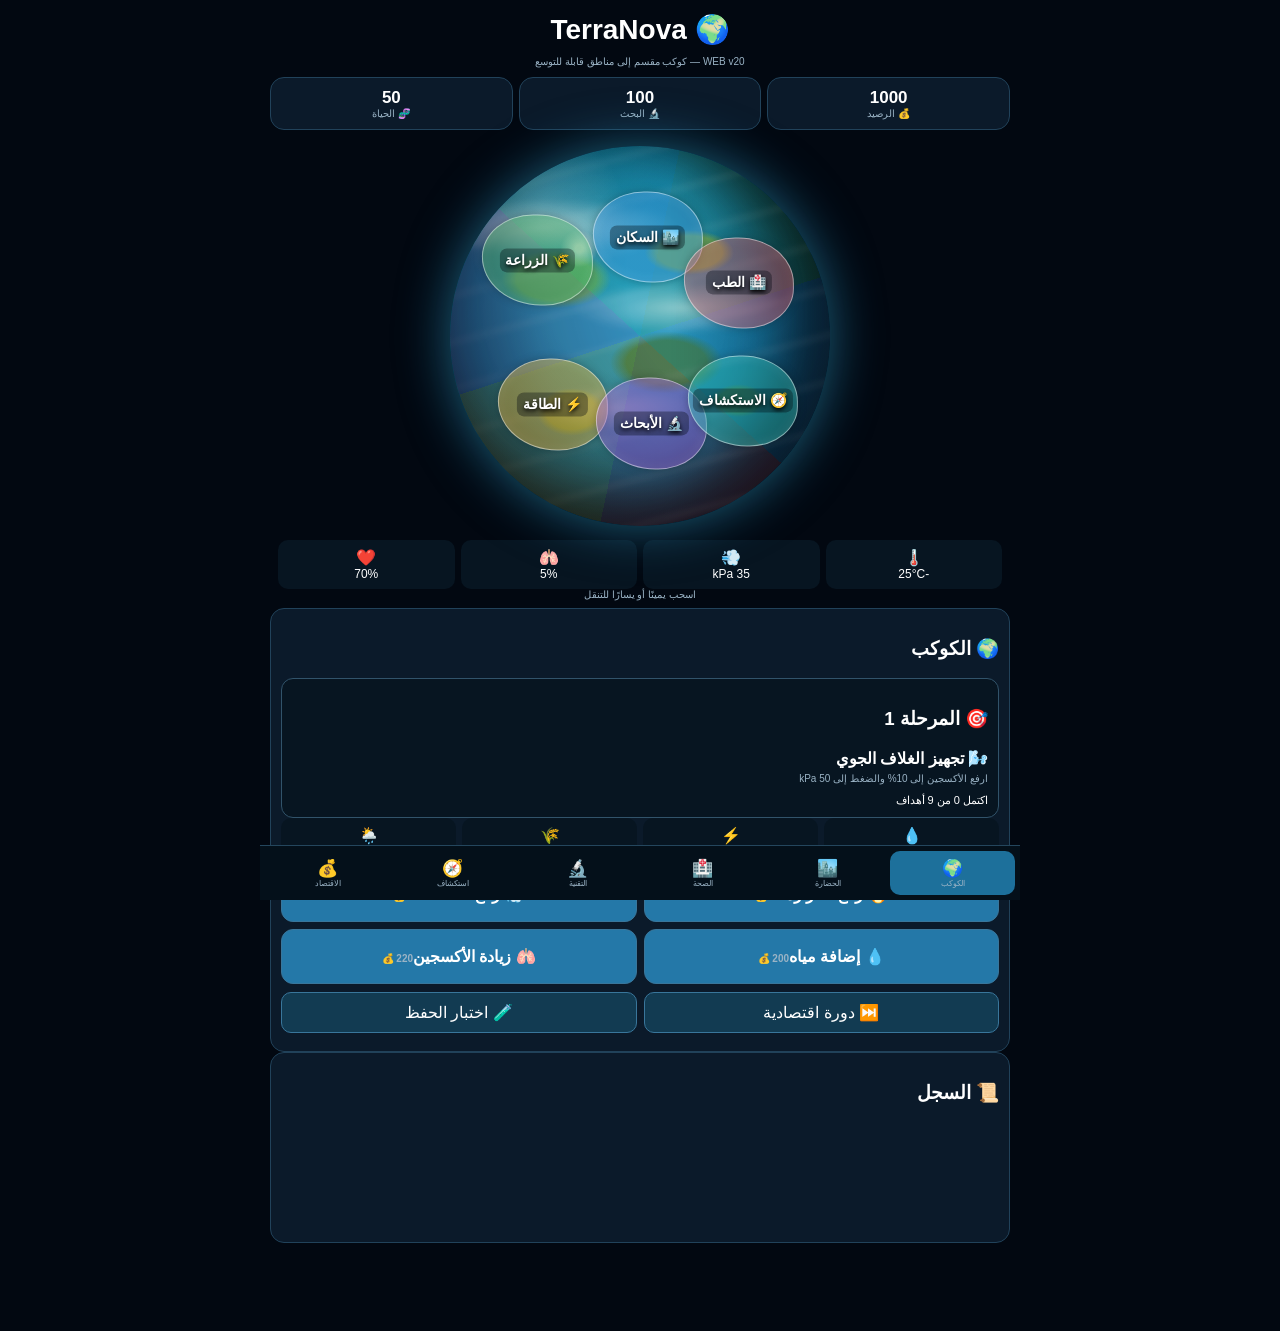
<file: index.html>
<!doctype html><html lang="ar" dir="rtl"><head><meta charset="utf-8"><meta name="viewport" content="width=device-width,initial-scale=1,viewport-fit=cover,user-scalable=no"><meta name="theme-color" content="#020811"><title>TerraNova • WEB v20</title><style>*{box-sizing:border-box}html,body{margin:0;background:#020811;color:#fff;font-family:Arial,sans-serif}body{overflow-x:hidden}button{font:inherit;touch-action:manipulation;cursor:pointer}#app{max-width:760px;margin:auto;padding:8px 10px 88px}.top{text-align:center}.top h1{margin:5px;font-size:28px}.top p,.hint,.s,small{color:#9ab3c5;font-size:10px}.stats,.metrics{display:grid;grid-template-columns:repeat(3,1fr);gap:6px}.metrics{grid-template-columns:repeat(4,1fr)}.card,.panel{background:#0b1a2a;border:1px solid #21425a;border-radius:14px;padding:10px}.card{text-align:center}.v{font-size:17px;font-weight:700}.planet-wrap{text-align:center;padding:8px}.planet-real{position:relative;width:min(88vw,380px);height:min(88vw,380px);margin:8px auto 14px;border-radius:50%;overflow:hidden;background:radial-gradient(circle at 34% 27%,rgba(255,255,255,.95) 0 1%,transparent 5%),radial-gradient(ellipse 30% 16% at 28% 35%,#5cae66 0 35%,transparent 48%),radial-gradient(ellipse 24% 12% at 63% 28%,#6eaa61 0 36%,transparent 49%),radial-gradient(ellipse 31% 17% at 57% 57%,#397f4e 0 34%,transparent 48%),radial-gradient(ellipse 19% 13% at 32% 70%,#559b59 0 35%,transparent 48%),radial-gradient(ellipse 15% 9% at 76% 67%,#3b854d 0 35%,transparent 48%),radial-gradient(circle at 43% 43%,#2299bb 0 20%,#117ca4 45%,#075678 72%,#021b2c 100%);box-shadow:inset -68px -42px 85px rgba(0,0,0,.86),inset 18px 12px 42px rgba(255,255,255,.25),0 0 0 2px rgba(96,204,255,.2),0 0 90px rgba(28,157,232,.55);animation:realPlanet 7s ease-in-out infinite alternate}.planet-real:before{content:"";position:absolute;inset:-3%;border-radius:50%;background:radial-gradient(ellipse 45% 10% at 27% 23%,rgba(255,255,255,.62),transparent 72%),radial-gradient(ellipse 38% 9% at 60% 43%,rgba(255,255,255,.5),transparent 72%),radial-gradient(ellipse 32% 8% at 43% 68%,rgba(255,255,255,.4),transparent 72%),repeating-linear-gradient(165deg,transparent 0 19px,rgba(255,255,255,.055) 21px 27px,transparent 29px 45px);filter:blur(2px);mix-blend-mode:screen;pointer-events:none}.planet-real:after{content:"";position:absolute;inset:0;border-radius:50%;background:radial-gradient(circle at 24% 18%,rgba(255,255,255,.25),transparent 20%),radial-gradient(circle at 82% 35%,transparent 0 34%,rgba(0,0,0,.2) 58%,rgba(0,0,0,.75) 100%),linear-gradient(90deg,transparent 58%,rgba(0,0,0,.3));pointer-events:none}@keyframes realPlanet{from{transform:scale(1);filter:saturate(1)}to{transform:scale(1.015);filter:saturate(1.18)}}.planet-layer{position:absolute;inset:0;z-index:30;pointer-events:none}.planet-layer span{position:absolute;transform:translate(-50%,-50%);font-size:25px;line-height:1;filter:drop-shadow(0 2px 4px #000)}.screen{display:none}.screen.active{display:block}.actions{display:grid;grid-template-columns:1fr 1fr;gap:7px}.actions button{border:1px solid #39769b;border-radius:12px;padding:12px 5px;background:#2478a8;color:#fff;font-weight:700;min-height:55px}.actions button:active{transform:scale(.97)}.actions button:disabled{opacity:.45;cursor:not-allowed}.metric{background:#071521;border-radius:10px;padding:8px;text-align:center}.metric b,.metric span{display:block}.metric span{font-size:12px}.log{height:110px;overflow:auto;font-size:11px;line-height:1.8}.testbar{display:flex;gap:7px;margin:8px 0}.testbar button{flex:1;border:1px solid #39769b;border-radius:10px;padding:10px;background:#123b52;color:#fff}.objectives{margin-top:8px;border:1px solid #31536a;background:#071521;border-radius:12px;padding:10px;text-align:right}.tech-tree{margin-top:10px}.tech-grid{display:grid;grid-template-columns:1fr 1fr;gap:8px}.tech-node{background:#071521;border:1px solid #31536a;border-radius:12px;padding:9px}.tech-node.done{border-color:#43b97b}.tech-node.locked{opacity:.6}.tech-title{font-weight:700;margin-bottom:5px}.tech-desc{font-size:10px;color:#b8cad5;min-height:28px}.tech-node button{width:100%;margin-top:7px;padding:8px;border:0;border-radius:9px;background:#237eaa;color:#fff}.tech-node button:disabled{opacity:.45}.regions{margin-top:10px}.region{display:grid;grid-template-columns:1fr auto auto;align-items:center;gap:8px;background:#071521;border:1px solid #31536a;border-radius:12px;padding:9px;margin-top:7px}.region b,.region small{display:block}.region button{border:0;border-radius:9px;padding:7px 9px;background:#237eaa;color:#fff;font-weight:700}.region span{font-size:11px;color:#c5d7e1;white-space:nowrap}.region-map{position:relative;height:210px;margin:8px 0;border-radius:16px;overflow:hidden;background:radial-gradient(circle,#155d78 0 34%,#0a3148 35% 62%,#061521 63%);border:1px solid #2c6682}.zone{position:absolute;width:31%;height:38%;border:2px solid rgba(255,255,255,.35);border-radius:50%;display:flex;align-items:center;justify-content:center;text-align:center;font-size:11px;font-weight:700;box-shadow:0 0 20px rgba(80,180,220,.15)}.zone-food{left:5%;top:10%;background:rgba(80,180,90,.25)}.zone-habitat{left:34%;top:8%;background:rgba(70,150,220,.25)}.zone-health{right:4%;top:12%;background:rgba(230,90,100,.25)}.zone-energy{left:14%;bottom:8%;background:rgba(240,190,50,.25)}.zone-research{left:40%;bottom:7%;background:rgba(160,90,220,.25)}.zone-explore{right:6%;bottom:9%;background:rgba(40,190,180,.25)}.nav{position:fixed;bottom:0;left:0;right:0;z-index:50;background:#04101a;border-top:1px solid #24465d;display:grid;grid-template-columns:repeat(6,1fr);padding:5px;max-width:760px;margin:auto}.nav button{border:0;background:transparent;color:#9db6c6;border-radius:10px;padding:7px 1px;font-size:17px}.nav button.active{background:#1d709b;color:#fff}.nav small{display:block;font-size:8px}@media(max-width:430px){.metrics{grid-template-columns:1fr 1fr}.tech-grid{grid-template-columns:1fr}.region{grid-template-columns:1fr auto}.region button{grid-column:2;grid-row:1 / span 2}.nav button{font-size:15px}}</style></head><body><main id="app"><header class="top"><h1>🌍 TerraNova</h1><p>WEB v20 — كوكب مقسم إلى مناطق قابلة للتوسع</p></header><div class="stats"><div class="card"><div id="credits" class="v">1000</div><div class="s">💰 الرصيد</div></div><div class="card"><div id="research" class="v">100</div><div class="s">🔬 البحث</div></div><div class="card"><div id="bio" class="v">50</div><div class="s">🧬 الحياة</div></div></div><div id="swipeArea"><section class="planet-wrap"><div id="planet" class="planet-real"><div class="planet-layer"></div></div><div class="metrics"><div class="metric">🌡️<span id="temperature">-25°C</span></div><div class="metric">💨<span id="pressure">35 kPa</span></div><div class="metric">🫁<span id="oxygen">5%</span></div><div class="metric">❤️<span id="health">70%</span></div></div><div class="hint">اسحب يمينًا أو يسارًا للتنقل</div></section><section id="world" class="screen active panel"><h3>🌍 الكوكب</h3><div id="objectives" class="objectives"></div><div class="region-map"><div class="zone zone-food">🌾 الزراعة</div><div class="zone zone-habitat">🏙️ السكان</div><div class="zone zone-health">🏥 الطب</div><div class="zone zone-energy">⚡ الطاقة</div><div class="zone zone-research">🔬 الأبحاث</div><div class="zone zone-explore">🧭 الاستكشاف</div></div><div class="regions"><h3>🗺️ مناطق TerraNova</h3><div id="regions"></div></div><div class="metrics"><div class="metric">💧<span id="water">8</span></div><div class="metric">⚡<span id="energy">50</span></div><div class="metric">🌾<span id="food">30</span></div><div class="metric">🌦️<span id="climate">25%</span></div></div><div class="actions"><button type="button" data-action="heat">🔥 رفع الحرارة<small>120 💰</small></button><button type="button" data-action="pressure">💨 رفع الضغط<small>180 💰</small></button><button type="button" data-action="water">💧 إضافة مياه<small>200 💰</small></button><button type="button" data-action="oxygen">🫁 زيادة الأكسجين<small>220 💰</small></button></div><div class="testbar"><button type="button" data-turn="1">⏭️ دورة اقتصادية</button><button type="button" data-reset="1">🧪 اختبار الحفظ</button></div></section><section id="civil" class="screen panel"><h3>🏙️ الحضارة</h3><div class="metrics"><div class="metric">👥<span id="population">10</span><small>سكان</small></div><div class="metric">🏙️<span id="cities">0</span><small>مدن</small></div><div class="metric">🌱<span id="farms">0</span><small>مزارع</small></div><div class="metric">🧭<span id="explored">1</span><small>مناطق</small></div></div><div class="actions"><button type="button" data-action="city">🏙️ تأسيس مدينة<small>700 💰</small></button><button type="button" data-action="farm">🌱 بناء مزرعة<small>450 💰</small></button></div></section><section id="healthScreen" class="screen panel"><h3>🏥 الصحة والأمراض</h3><div class="metrics"><div class="metric">❤️<span id="health2">70%</span><small>الصحة</small></div><div class="metric">🦠<span id="disease">8%</span><small>الأمراض</small></div><div class="metric">🏥<span id="hospitals">0</span><small>مراكز</small></div><div class="metric">🤒<span id="patients">1</span><small>مرضى</small></div></div><div class="actions"><button type="button" data-action="hospital">🏥 مركز طبي<small>500 💰</small></button><button type="button" data-action="vaccine">💉 لقاح<small>200 🔬</small></button></div></section><section id="tech" class="screen panel"><h3>🔬 التكنولوجيا</h3><div class="metrics"><div class="metric"><span id="research2">100</span>🔬</div><div class="metric"><span id="bio2">50</span>🧬</div></div><div class="actions"><button type="button" data-action="research">🔬 أبحاث طبية<small>150 🔬</small></button><button type="button" data-action="life">🧬 اكتشاف حياة<small>300 🔬 + 50 🧬</small></button><button type="button" data-action="solar">☀️ محطة شمسية<small>250 💰</small></button></div></section><section id="explore" class="screen panel"><h3>🧭 الاستكشاف</h3><div class="metrics"><div class="metric">🗺️<span id="explored2">1</span></div><div class="metric">⛏️<span id="minerals">20</span></div></div><div class="actions"><button type="button" data-action="explore">🚀 إرسال بعثة<small>250 💰</small></button></div></section><section id="economy" class="screen panel"><h3>💰 الاقتصاد</h3><div class="metrics"><div class="metric">💰<span id="credits2">1000</span></div><div class="metric">📈<span id="income">25</span></div><div class="metric">⛏️<span id="minerals2">20</span></div><div class="metric">🔄<span id="turn">1</span></div></div></section><section class="panel"><h3>📜 السجل</h3><div id="log" class="log"></div></section></div></main><nav class="nav" id="nav"><button type="button" class="active" data-screen="world">🌍<small>الكوكب</small></button><button type="button" data-screen="civil">🏙️<small>الحضارة</small></button><button type="button" data-screen="healthScreen">🏥<small>الصحة</small></button><button type="button" data-screen="tech">🔬<small>التقنية</small></button><button type="button" data-screen="explore">🧭<small>استكشاف</small></button><button type="button" data-screen="economy">💰<small>الاقتصاد</small></button></nav><script src="./game/core.js?v=20"></script><script src="./game/events-live.js?v=20"></script><script src="./game/start-screen.js?v=20"></script><script src="./game/tech-tree.js?v=20"></script><script src="./game/regions.js?v=20"></script></body></html>
</file>
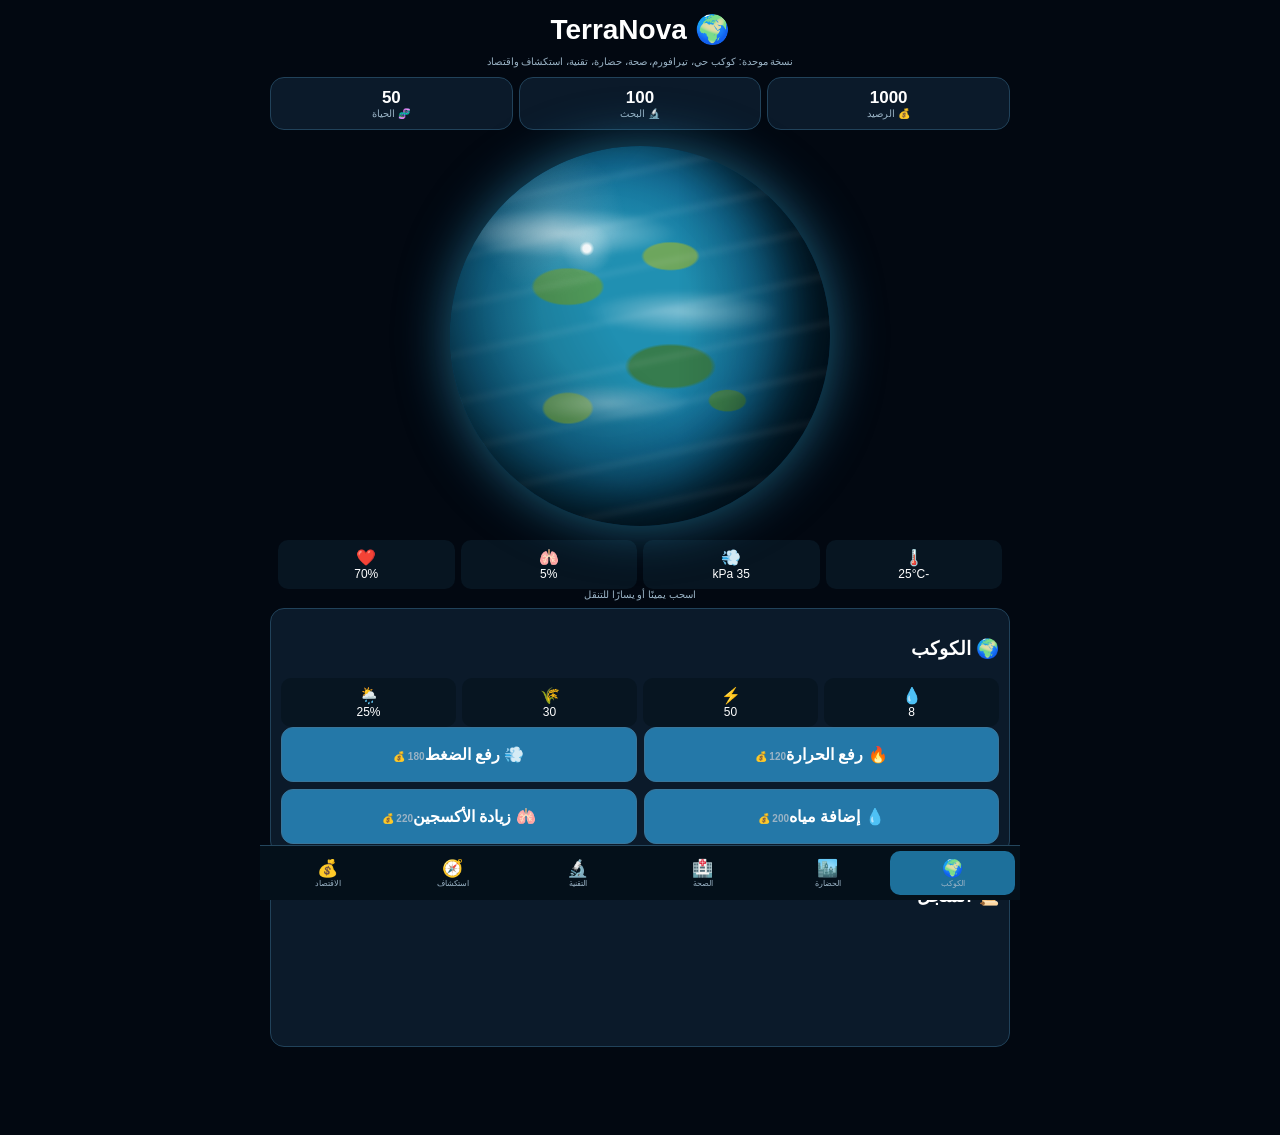
<file: app/src/main/assets/index.html>
<!doctype html><html lang="ar" dir="rtl"><head><meta charset="utf-8"><meta name="viewport" content="width=device-width,initial-scale=1,viewport-fit=cover,user-scalable=no"><meta name="theme-color" content="#020811"><title>TerraNova</title><style>*{box-sizing:border-box}html,body{margin:0;background:#020811;color:#fff;font-family:Arial,sans-serif}body{overflow-x:hidden}button{font:inherit;touch-action:manipulation;cursor:pointer}#app{max-width:760px;margin:auto;padding:8px 10px 88px}.top{text-align:center}.top h1{margin:5px;font-size:28px}.top p,.hint,.s,small{color:#9ab3c5;font-size:10px}.stats,.metrics{display:grid;grid-template-columns:repeat(3,1fr);gap:6px}.metrics{grid-template-columns:repeat(4,1fr)}.card,.panel{background:#0b1a2a;border:1px solid #21425a;border-radius:14px;padding:10px}.card{text-align:center}.v{font-size:17px;font-weight:700}.planet-wrap{text-align:center;padding:8px}.planet{position:relative;width:min(88vw,380px);height:min(88vw,380px);margin:8px auto 14px;border-radius:50%;overflow:hidden;background:radial-gradient(circle at 36% 27%,rgba(255,255,255,.95) 0 1%,rgba(255,255,255,.22) 2%,transparent 7%),radial-gradient(ellipse 23% 12% at 31% 37%,#4e9b58 0 38%,transparent 42%),radial-gradient(ellipse 18% 9% at 58% 29%,#6ca75b 0 38%,transparent 43%),radial-gradient(ellipse 28% 14% at 58% 58%,#347d4d 0 38%,transparent 43%),radial-gradient(ellipse 16% 10% at 31% 69%,#5a9c57 0 38%,transparent 43%),radial-gradient(ellipse 12% 7% at 73% 67%,#3b824b 0 38%,transparent 43%),radial-gradient(circle at 44% 43%,#1d91b4 0 25%,#106e98 48%,#075075 72%,#02253b 100%);box-shadow:inset -58px -36px 72px rgba(0,0,0,.82),inset 16px 12px 36px rgba(255,255,255,.22),0 0 0 1px rgba(95,190,255,.25),0 0 80px rgba(26,145,220,.42);animation:planetGlow 6s ease-in-out infinite alternate}.planet:before{content:"";position:absolute;inset:-2%;border-radius:50%;background:radial-gradient(ellipse 42% 9% at 30% 24%,rgba(255,255,255,.55),transparent 70%),radial-gradient(ellipse 35% 8% at 61% 44%,rgba(255,255,255,.42),transparent 70%),radial-gradient(ellipse 30% 7% at 42% 67%,rgba(255,255,255,.35),transparent 70%),repeating-linear-gradient(168deg,transparent 0 22px,rgba(255,255,255,.055) 24px 29px,transparent 31px 47px);filter:blur(2px);mix-blend-mode:screen;pointer-events:none}.planet:after{content:"";position:absolute;inset:0;border-radius:50%;background:radial-gradient(circle at 27% 20%,rgba(255,255,255,.2),transparent 18%),radial-gradient(circle at 78% 30%,transparent 0 38%,rgba(0,0,0,.18) 64%,rgba(0,0,0,.68) 100%),linear-gradient(90deg,transparent 60%,rgba(0,0,0,.25));pointer-events:none}.planet-layer{position:absolute;inset:0;z-index:30;pointer-events:none}.planet-layer span{position:absolute;transform:translate(-50%,-50%);font-size:25px;line-height:1;filter:drop-shadow(0 2px 4px #000)}@keyframes planetGlow{from{box-shadow:inset -58px -36px 72px rgba(0,0,0,.82),inset 16px 12px 36px rgba(255,255,255,.22),0 0 55px rgba(26,145,220,.32)}to{box-shadow:inset -58px -36px 72px rgba(0,0,0,.82),inset 16px 12px 36px rgba(255,255,255,.25),0 0 85px rgba(26,145,220,.52)}}.screen{display:none}.screen.active{display:block}.actions{display:grid;grid-template-columns:1fr 1fr;gap:7px}.actions button{border:1px solid #39769b;border-radius:12px;padding:12px 5px;background:#2478a8;color:#fff;font-weight:700;min-height:55px}.actions button:active{transform:scale(.97)}.metric{background:#071521;border-radius:10px;padding:8px;text-align:center}.metric b,.metric span{display:block}.metric span{font-size:12px}.log{height:110px;overflow:auto;font-size:11px;line-height:1.8}.nav{position:fixed;bottom:0;left:0;right:0;z-index:50;background:#04101a;border-top:1px solid #24465d;display:grid;grid-template-columns:repeat(6,1fr);padding:5px;max-width:760px;margin:auto}.nav button{border:0;background:transparent;color:#9db6c6;border-radius:10px;padding:7px 1px;font-size:17px}.nav button.active{background:#1d709b;color:#fff}.nav small{display:block;font-size:8px}@media(max-width:430px){.metrics{grid-template-columns:1fr 1fr}.nav button{font-size:15px}}</style></head><body><main id="app"><header class="top"><h1>🌍 TerraNova</h1><p>نسخة موحدة: كوكب حي، تيرافورم، صحة، حضارة، تقنية، استكشاف واقتصاد</p></header><div class="stats"><div class="card"><div id="credits" class="v">1000</div><div class="s">💰 الرصيد</div></div><div class="card"><div id="research" class="v">100</div><div class="s">🔬 البحث</div></div><div class="card"><div id="bio" class="v">50</div><div class="s">🧬 الحياة</div></div></div><div id="swipeArea"><section class="planet-wrap"><div id="planet" class="planet"><div class="planet-layer"></div></div><div class="metrics"><div class="metric">🌡️<span id="temperature">-25°C</span></div><div class="metric">💨<span id="pressure">35 kPa</span></div><div class="metric">🫁<span id="oxygen">5%</span></div><div class="metric">❤️<span id="health">70%</span></div></div><div class="hint">اسحب يمينًا أو يسارًا للتنقل</div></section><section id="world" class="screen active panel"><h3>🌍 الكوكب</h3><div class="metrics"><div class="metric">💧<span id="water">8</span></div><div class="metric">⚡<span id="energy">50</span></div><div class="metric">🌾<span id="food">30</span></div><div class="metric">🌦️<span id="climate">25%</span></div></div><div class="actions"><button type="button" data-action="heat">🔥 رفع الحرارة<small>120 💰</small></button><button type="button" data-action="pressure">💨 رفع الضغط<small>180 💰</small></button><button type="button" data-action="water">💧 إضافة مياه<small>200 💰</small></button><button type="button" data-action="oxygen">🫁 زيادة الأكسجين<small>220 💰</small></button></div></section><section id="civil" class="screen panel"><h3>🏙️ الحضارة</h3><div class="metrics"><div class="metric">👥<span id="population">10</span><small>سكان</small></div><div class="metric">🏙️<span id="cities">0</span><small>مدن</small></div><div class="metric">🌱<span id="farms">0</span><small>مزارع</small></div><div class="metric">🧭<span id="explored">1</span><small>مناطق</small></div></div><div class="actions"><button type="button" data-action="city">🏙️ تأسيس مدينة<small>700 💰</small></button><button type="button" data-action="farm">🌱 بناء مزرعة<small>450 💰</small></button></div></section><section id="healthScreen" class="screen panel"><h3>🏥 الصحة والأمراض</h3><div class="metrics"><div class="metric">❤️<span id="health2">70%</span><small>الصحة</small></div><div class="metric">🦠<span id="disease">8%</span><small>الأمراض</small></div><div class="metric">🏥<span id="hospitals">0</span><small>مراكز</small></div><div class="metric">🤒<span id="patients">1</span><small>مرضى</small></div></div><div class="actions"><button type="button" data-action="hospital">🏥 مركز طبي<small>500 💰</small></button><button type="button" data-action="vaccine">💉 لقاح<small>200 🔬</small></button></div></section><section id="tech" class="screen panel"><h3>🔬 التكنولوجيا</h3><div class="metrics"><div class="metric">🔬<span id="research2">100</span></div><div class="metric">🧬<span id="bio2">50</span></div></div><div class="actions"><button type="button" data-action="research">🔬 أبحاث طبية<small>150 🔬</small></button><button type="button" data-action="life">🧬 اكتشاف حياة<small>300 🔬 + 50 🧬</small></button><button type="button" data-action="solar">☀️ محطة شمسية<small>250 💰</small></button></div></section><section id="explore" class="screen panel"><h3>🧭 الاستكشاف</h3><div class="metrics"><div class="metric">🗺️<span id="explored2">1</span></div><div class="metric">⛏️<span id="minerals">20</span></div></div><div class="actions"><button type="button" data-action="explore">🚀 إرسال بعثة<small>250 💰</small></button></div></section><section id="economy" class="screen panel"><h3>💰 الاقتصاد</h3><div class="metrics"><div class="metric">💰<span id="credits2">1000</span></div><div class="metric">📈<span id="income">25</span></div><div class="metric">⛏️<span id="minerals2">20</span></div><div class="metric">🔄<span id="turn">1</span></div></div></section><section class="panel"><h3>📜 السجل</h3><div id="log" class="log"></div></section></div></main><nav class="nav" id="nav"><button type="button" class="active" data-screen="world">🌍<small>الكوكب</small></button><button type="button" data-screen="civil">🏙️<small>الحضارة</small></button><button type="button" data-screen="healthScreen">🏥<small>الصحة</small></button><button type="button" data-screen="tech">🔬<small>التقنية</small></button><button type="button" data-screen="explore">🧭<small>استكشاف</small></button><button type="button" data-screen="economy">💰<small>الاقتصاد</small></button></nav><script src="./game/core.js?v=13"></script></body></html>
</file>
